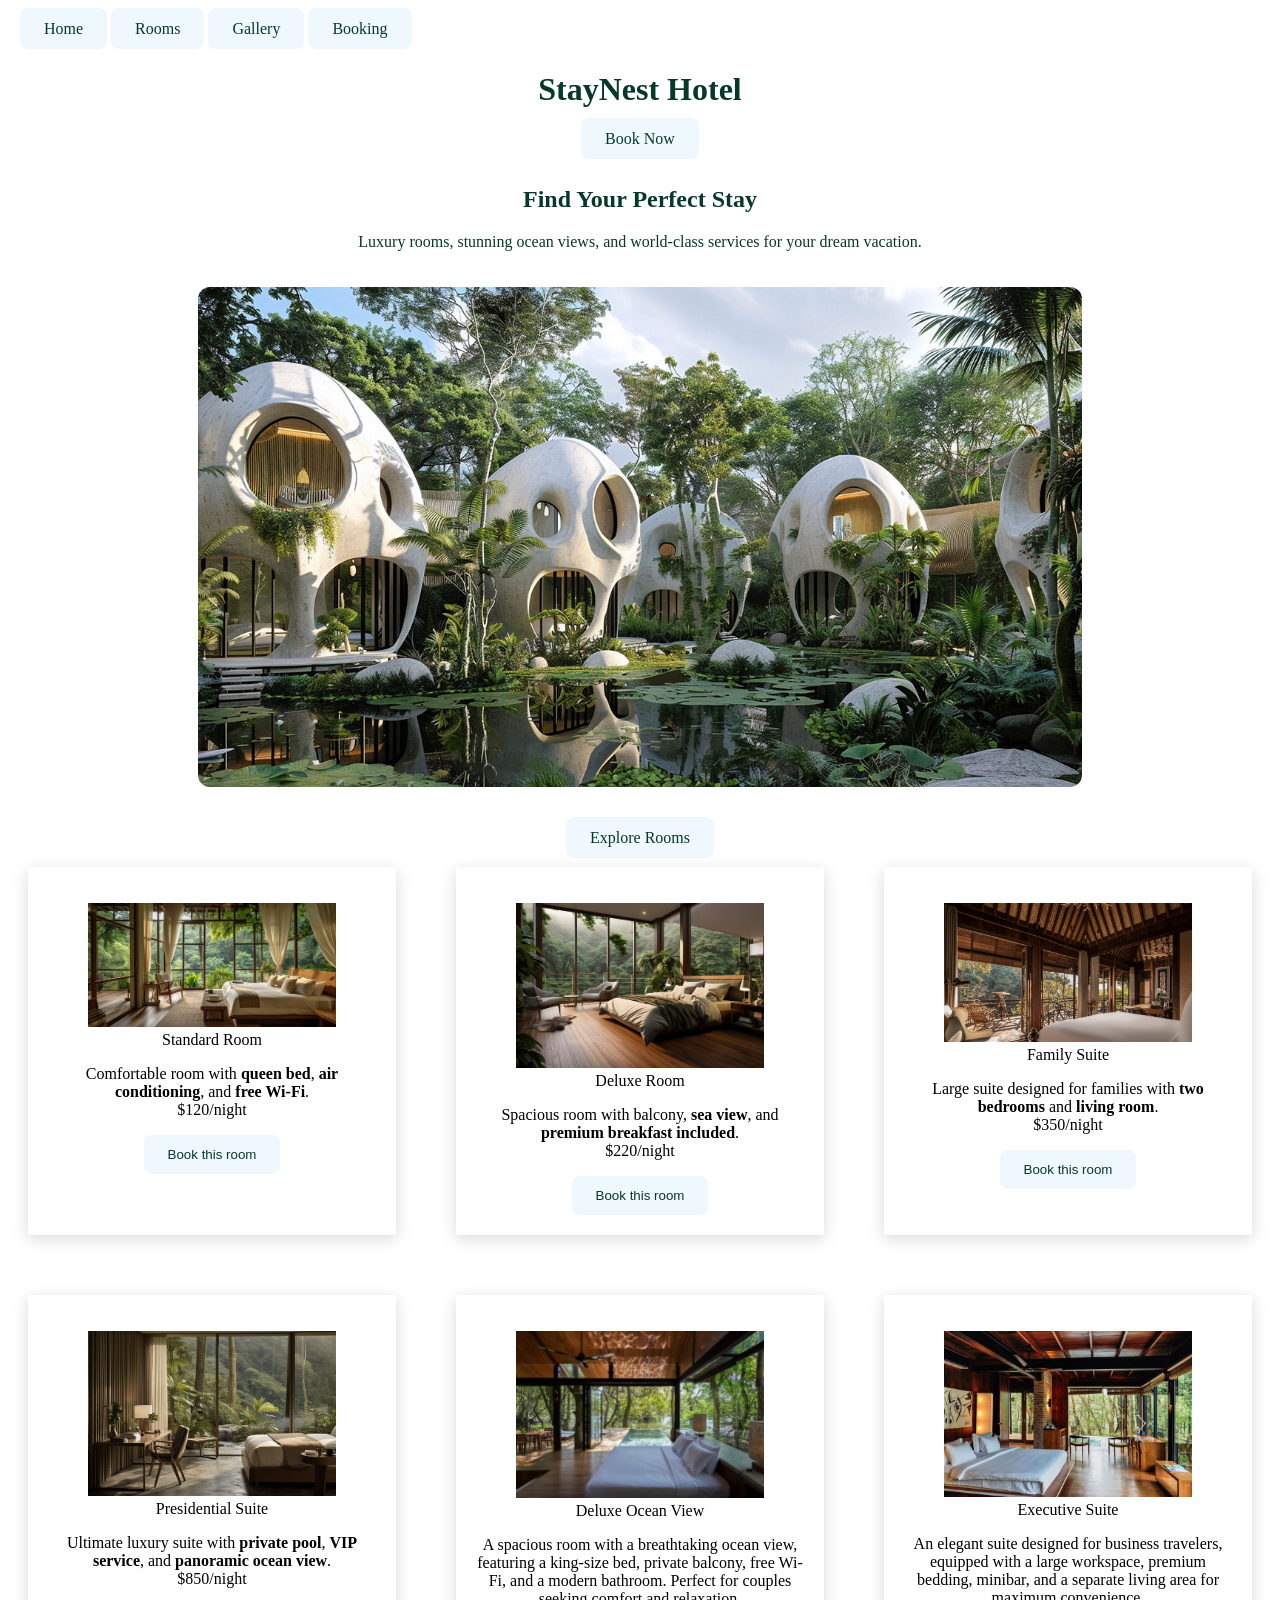
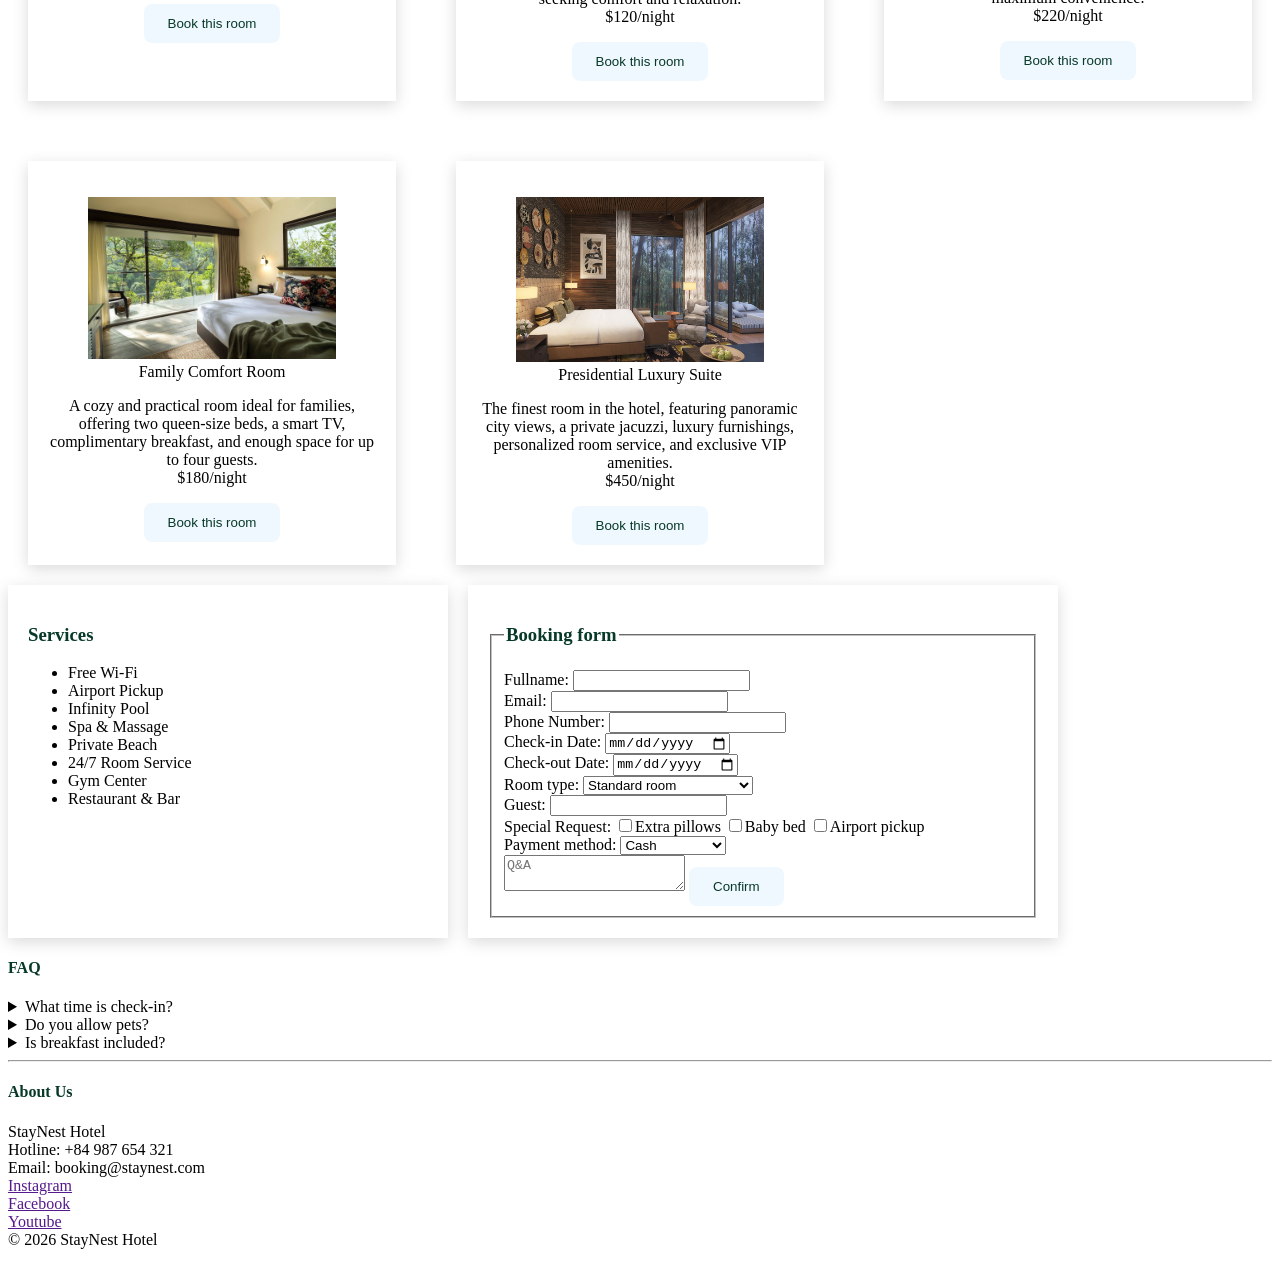
<file: index.html>
<!DOCTYPE html>
<html lang="en">

<head>
    <meta charset="UTF-8">
    <meta name="viewport" content="width=device-width, initial-scale=1.0">
    <title>StayNest Hotel Booking</title>
    <link rel="stylesheet" href="style.css">
</head>

<body>
    <!-- Navbar -->
    <nav>
        <a href="./index.html" class="btn">Home</a>
        <a href="./Rooms/Rooms.html" class="btn">Rooms</a>
        <a href="./Gallery/Gallery.html" class="btn">Gallery</a>
        <a href="./Booking form/Booking.html" class="btn">Booking</a>
    </nav>
    <header>
        <h1>StayNest Hotel</h1>
        <a href="./Booking form/Booking.html" class="btn">Book Now</a>
    </header><br>

    <main>
        <!-- Hero section -->
        <section class="hero">
            <h2>Find Your Perfect Stay</h2>
            <p>
                Luxury rooms, stunning ocean views, and world-class services for your dream vacation.
            </p>
            <figure>
                <img src="./img/Hinh-chinh.jpg" alt="hotel-main">
            </figure><br>
            <a href="./Rooms/Rooms.html" class="btn">Explore Rooms</a>
        </section>

        <!-- Featured Rooms section -->
        <section class="featured-container">
            <!-- Room 1 -->
            <article class="featured-card">
                <figure>
                    <img src="./Rooms/img/Standard-room.jpg" alt="Standard Room">
                    <figcaption>Standard Room</figcaption>
                </figure>
                <p>
                    Comfortable room with <b>queen bed</b>, <b>air conditioning</b>, and <b>free Wi-Fi</b>. <br>
                    $120/night
                </p>
                <button class="btn">Book this room</button>
            </article>

            <!-- Room 2 -->
            <article class="featured-card">
                <figure>
                    <img src="./Rooms/img/Deluxe-room.jpg" alt="Deluxe Room">
                    <figcaption>Deluxe Room</figcaption>
                </figure>
                <p>
                    Spacious room with balcony, <b>sea view</b>, and <b>premium breakfast included</b>. <br>
                    $220/night
                </p>
                <button class="btn">Book this room</button>
            </article>

            <!-- Room 3 -->
            <article class="featured-card">
                <figure>
                    <img src="./Rooms/img/family-suite-room.jpg" alt="Family Suite">
                    <figcaption>Family Suite</figcaption>
                </figure>
                <p>
                    Large suite designed for families with <b>two bedrooms</b> and <b>living room</b>. <br>
                    $350/night
                </p>
                <button class="btn">Book this room</button>
            </article>
            <!-- Room 4 -->
            <article class="featured-card">
                <figure>
                    <img src="./Rooms/img/presidential-suite-room.jpg" alt="Presidential Suite">
                    <figcaption>Presidential Suite</figcaption>
                </figure>
                <p>
                    Ultimate luxury suite with <b>private pool</b>, <b>VIP service</b>, and <b>panoramic ocean
                        view</b>. <br>
                    $850/night
                </p>
                <button class="btn">Book this room</button>
            </article>
            <!-- Room 5 -->
            <article class="featured-card">
                <figure>
                    <img src="./Rooms/img/Deluxe-Ocean-View.jpg" alt="Deluxe Ocean View">
                    <figcaption>Deluxe Ocean View</figcaption>
                </figure>
                <p>
                    A spacious room with a breathtaking ocean view, featuring a king-size bed, private balcony, free
                    Wi-Fi, and a modern bathroom. Perfect for couples seeking comfort and relaxation. <br>
                    $120/night
                </p>
                <button class="btn">Book this room</button>
            </article>
            <!-- Room 6 -->
            <article class="featured-card">
                <figure>
                    <img src="./Rooms/img/Executive-Suite.jpg" alt="Executive Suite">
                    <figcaption>Executive Suite</figcaption>
                </figure>
                <p>
                    An elegant suite designed for business travelers, equipped with a large workspace, premium bedding,
                    minibar, and a separate living area for maximum convenience. <br>
                    $220/night
                </p>
                <button class="btn">Book this room</button>
            </article>
            <!-- Room 7 -->
            <article class="featured-card">
                <figure>
                    <img src="./Rooms/img/Family-Comfort-Room.jpg" alt="Family Comfort Room">
                    <figcaption>Family Comfort Room</figcaption>
                </figure>
                <p>
                    A cozy and practical room ideal for families, offering two queen-size beds, a smart TV,
                    complimentary breakfast, and enough space for up to four guests. <br>
                    $180/night
                </p>
                <button class="btn">Book this room</button>
            </article>
            <!-- Room 8 -->
            <article class="featured-card">
                <figure>
                    <img src="./Rooms/img/Presidential-Luxury-Suite.jpg" alt="Presidential Luxury Suite">
                    <figcaption>Presidential Luxury Suite</figcaption>
                </figure>
                <p>
                    The finest room in the hotel, featuring panoramic city views, a private jacuzzi, luxury furnishings,
                    personalized room service, and exclusive VIP amenities. <br>
                    $450/night
                </p>
                <button class="btn">Book this room</button>
            </article>
        </section>

        <!-- Information -->
        <section class="information-container">
            <!-- Services -->
            <article class="services-card">
                <h3>Services</h3>
                <ul>
                    <li>Free Wi-Fi</li>
                    <li>Airport Pickup</li>
                    <li>Infinity Pool</li>
                    <li>Spa & Massage</li>
                    <li>Private Beach</li>
                    <li>24/7 Room Service</li>
                    <li>Gym Center</li>
                    <li>Restaurant & Bar</li>
                </ul>
            </article>

            <!-- Booking form -->
            <article class="booking-card">
                <fieldset>
                    <legend>
                        <h3>Booking form</h3>
                    </legend>
                    <form>
                        <label>
                            Fullname:
                            <input type="text" name="Fullname"><br>
                            Email:
                            <input type="email" name="email"><br>
                            Phone Number:
                            <input type="text" name="phonenumber"><br>
                            Check-in Date:
                            <input type="date" name="checkin"><br>
                            Check-out Date:
                            <input type="date" name="checkout"><br>
                            Room type:
                            <select name="roomtype">
                                <option>Standard room</option>
                                <option>Deluxe room</option>
                                <option>Family suite room</option>
                                <option>Presidential suite room</option>
                                <option>Deluxe Ocean View</option>
                                <option>Executive Suite</option>
                                <option>Family Comfort Room</option>
                                <option>Presidential Luxury Suite</option>
                            </select><br>
                            Guest:
                            <input type="number" name="guest"><br>
                            Special Request:
                            <input type="checkbox" name="special">Extra pillows
                            <input type="checkbox" name="special">Baby bed
                            <input type="checkbox" name="special">Airport pickup <br>
                            Payment method:
                            <select name="payment">
                                <option>Cash</option>
                                <option>Credit Card</option>
                                <option>Paypal</option>
                                <option>Bank Transfer</option>
                            </select><br>
                            <textarea name="note" placeholder="Q&A"></textarea>
                            <button class="btn">Confirm</button>
                        </label>
                    </form>
                </fieldset>
            </article>
        </section>

        <!-- FAQ Section -->
        <section class="faq">
            <h4>FAQ</h4>
            <!-- Q1 -->
            <details>
                <summary>What time is check-in?</summary>
                <p>Check-in starts at 2:00 PM.</p>
            </details>
            <!-- Q2 -->
            <details>
                <summary>Do you allow pets?</summary>
                <p>Yes, small pets are allowed with extra charge.</p>
            </details>
            <!-- Q3 -->
            <details>
                <summary>Is breakfast included?</summary>
                <p>Breakfast is included for Deluxe and higher room types.</p>
            </details>
        </section>
    </main>
    <hr>

    <footer>
        <h4>About Us</h4>
        <p>
            StayNest Hotel <br>
            Hotline: +84 987 654 321 <br>
            Email: booking@staynest.com <br>
            <a href="">Instagram</a><br>
            <a href="">Facebook</a><br>
            <a href="">Youtube</a><br>
            © 2026 StayNest Hotel
        </p>
    </footer>
    <script src="./script.js"></script>
</body>

</html>
</file>
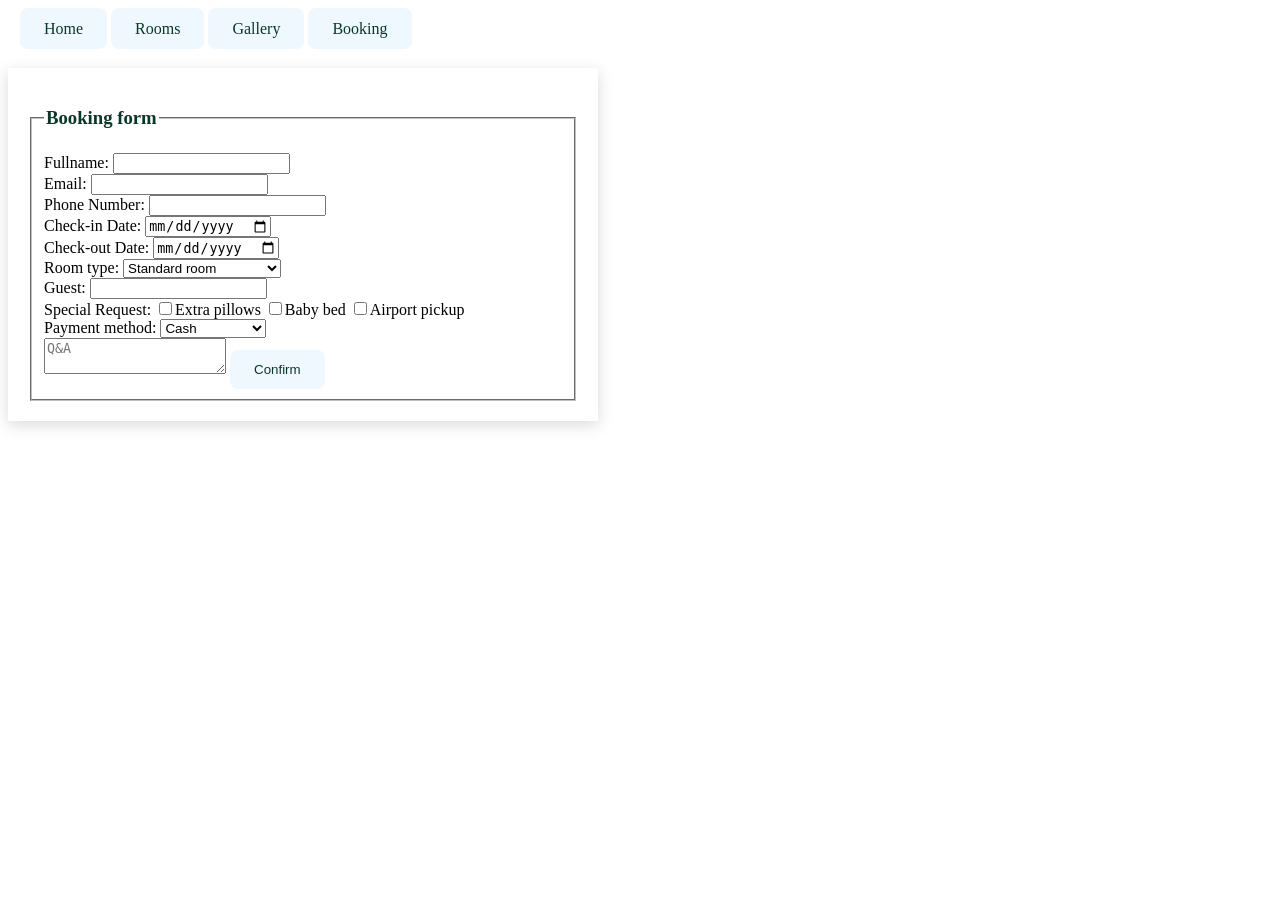
<file: Booking form/Booking.html>
<!DOCTYPE html>
<html lang="en">

<head>
    <meta charset="UTF-8">
    <meta name="viewport" content="width=device-width, initial-scale=1.0">
    <title>Booking</title>
    <link rel="stylesheet" href="../style.css">
</head>

<body>
    <!-- Navbar -->
    <nav>
        <a href="../index.html" class="btn">Home</a>
        <a href="../Rooms/Rooms.html" class="btn">Rooms</a>
        <a href="../Gallery/Gallery.html" class="btn">Gallery</a>
        <a href="./Booking.html" class="btn">Booking</a>
    </nav><br>

    <!-- Booking form -->
    <article class="booking-card">
        <fieldset>
            <legend>
                <h3>Booking form</h3>
            </legend>
            <form>
                <label>
                    Fullname:
                    <input type="text" name="Fullname"><br>
                    Email:
                    <input type="email" name="email"><br>
                    Phone Number:
                    <input type="text" name="phonenumber"><br>
                    Check-in Date:
                    <input type="date" name="checkin"><br>
                    Check-out Date:
                    <input type="date" name="checkout"><br>
                    Room type:
                    <select name="roomtype">
                        <option>Standard room</option>
                        <option>Deluxe room</option>
                        <option>Family suite room</option>
                        <option>Presidential suite room</option>
                    </select><br>
                    Guest:
                    <input type="number" name="guest"><br>
                    Special Request:
                    <input type="checkbox" name="special">Extra pillows
                    <input type="checkbox" name="special">Baby bed
                    <input type="checkbox" name="special">Airport pickup <br>
                    Payment method:
                    <select name="payment">
                        <option>Cash</option>
                        <option>Credit Card</option>
                        <option>Paypal</option>
                        <option>Bank Transfer</option>
                    </select><br>
                    <textarea name="note" placeholder="Q&A"></textarea>
                    <button class="btn">Confirm</button>
                </label>
            </form>
        </fieldset>
    </article>
</body>

</html>
</file>
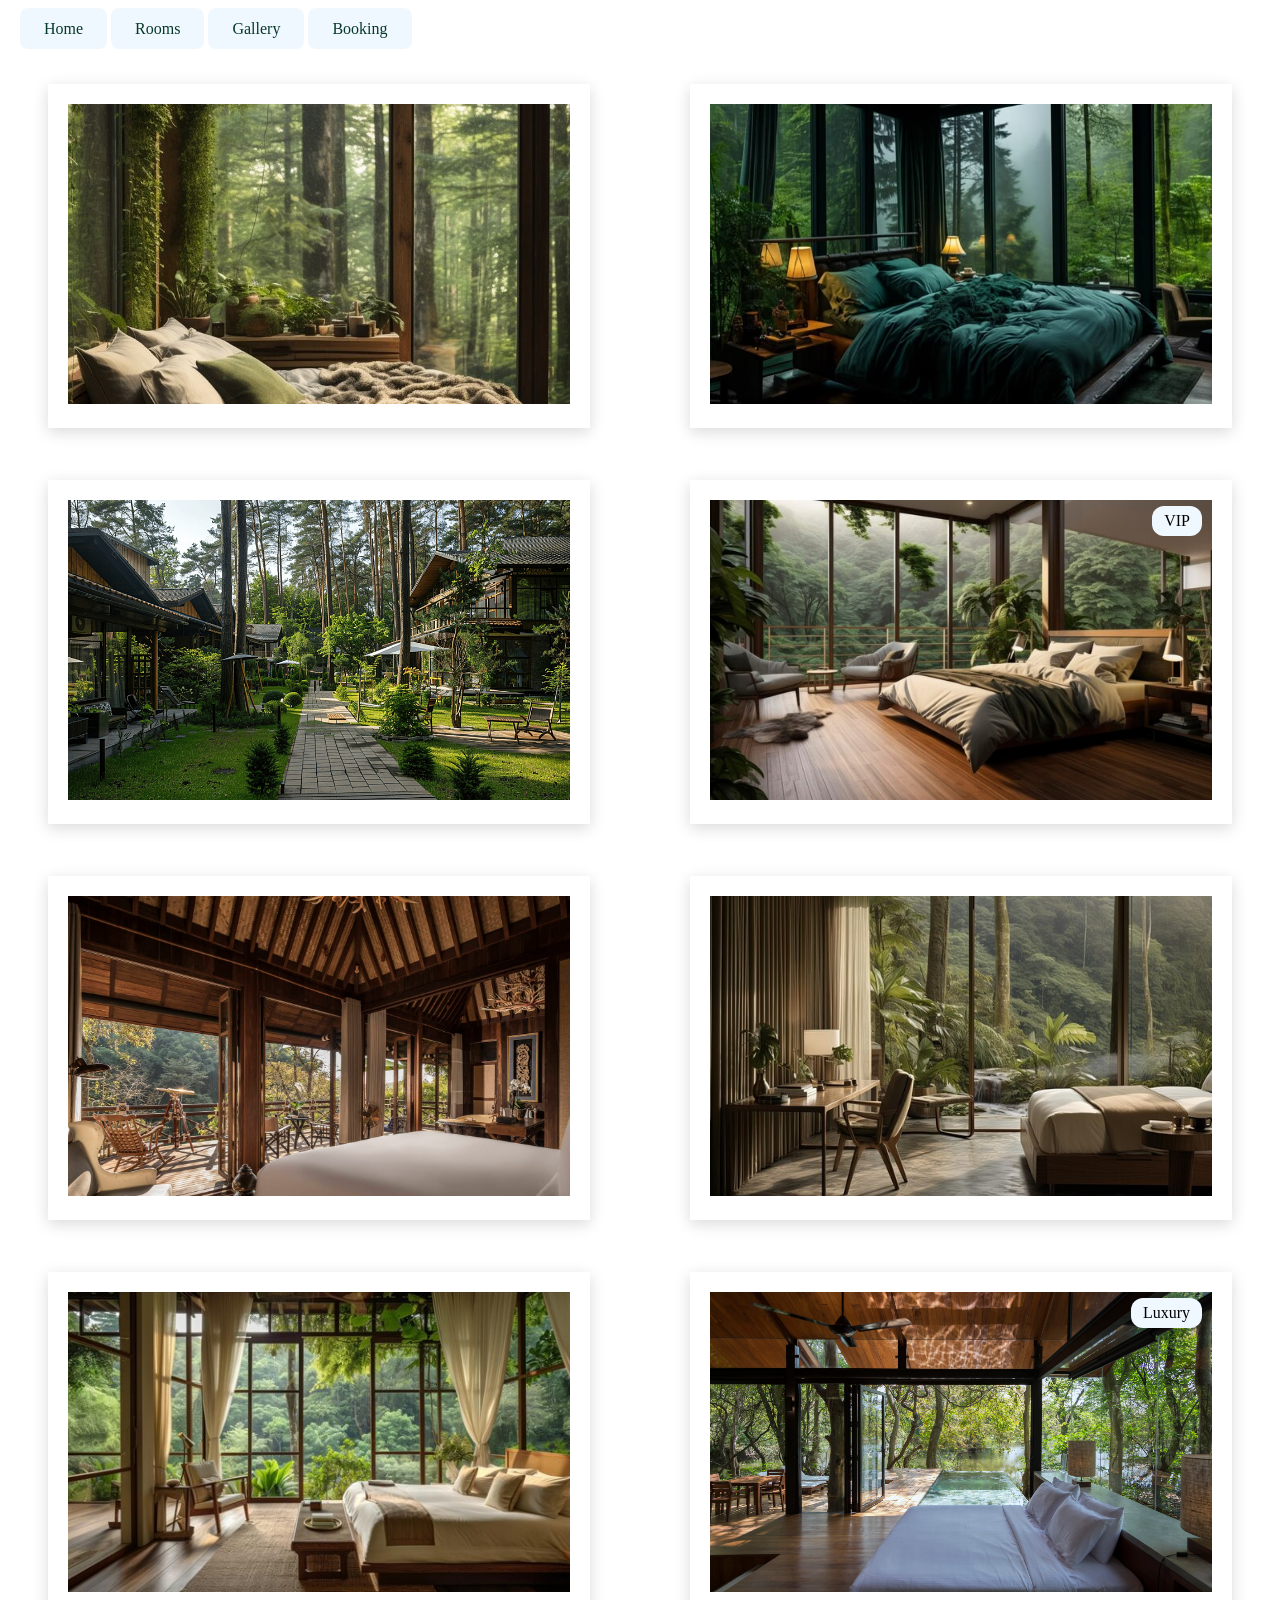
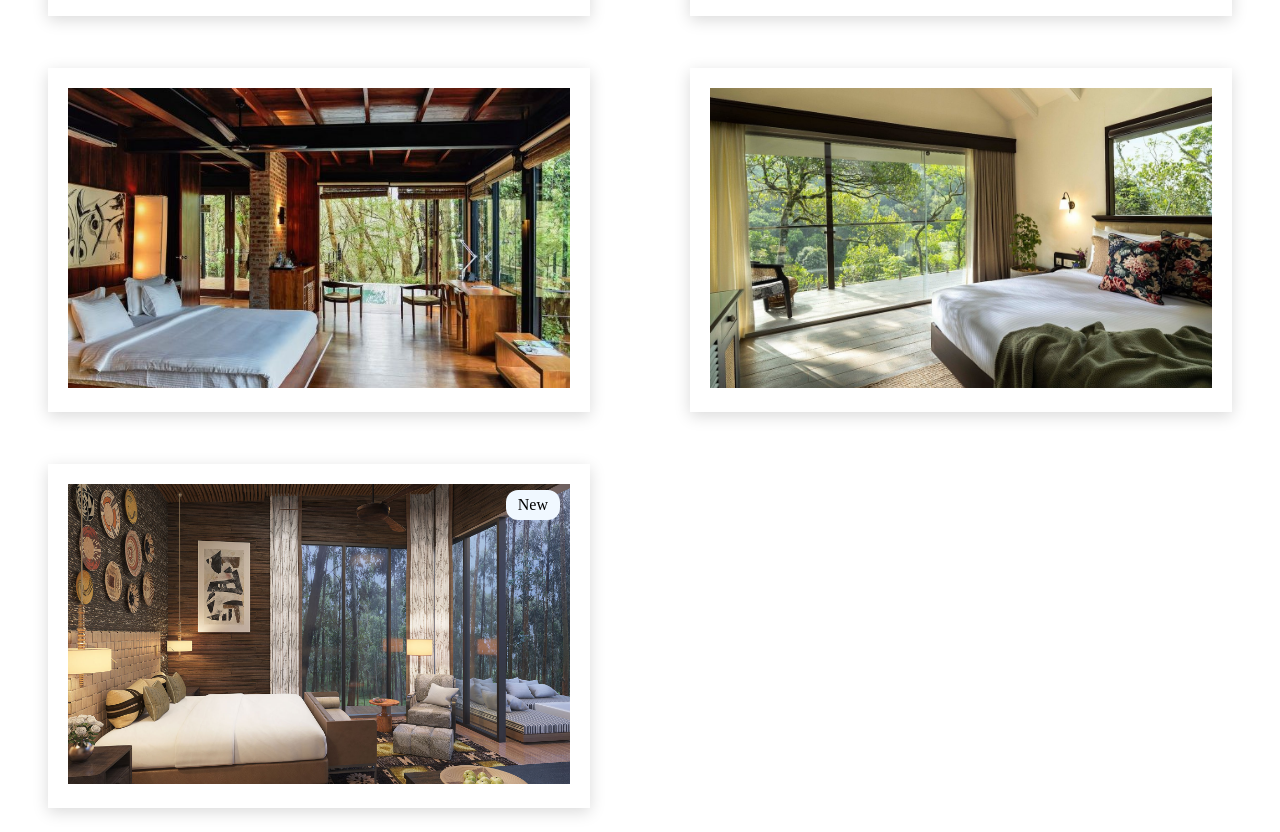
<file: Gallery/Gallery.html>
<!DOCTYPE html>
<html lang="en">

<head>
    <meta charset="UTF-8">
    <meta name="viewport" content="width=device-width, initial-scale=1.0">
    <title>Gallery</title>
    <link rel="stylesheet" href="../style.css">
</head>

<body>
    <!-- Navbar -->
    <nav>
        <a href="../index.html" class="btn">Home</a>
        <a href="../Rooms/Rooms.html" class="btn">Rooms</a>
        <a href="./Gallery.html" class="btn">Gallery</a>
        <a href="../Booking form/Booking.html" class="btn">Booking</a>
    </nav><br>

    <!-- List img -->
    <section class="gallery-container">
        <figure class="gallery-card">
            <img src="./img/Gallery01.jpg" alt="">
        </figure>
        <figure class="gallery-card">
            <img src="./img/Gallery02.jpg" alt="">
        </figure>
        <figure class="gallery-card">
            <img src="./img/Gallery03.jpg" alt="">
        </figure>
        <figure class="gallery-card">
            <p class="badge">VIP</p>
            <img src="./img/Deluxe-room.jpg" alt="">
        </figure>
        <figure class="gallery-card">
            <img src="./img/family-suite-room.jpg" alt="">
        </figure>
        <figure class="gallery-card">
            <img src="./img/presidential-suite-room.jpg" alt="">
        </figure>
        <figure class="gallery-card">
            <img src="./img/Standard-room.jpg" alt="">
        </figure>
        <figure class="gallery-card">
            <p class="badge">Luxury</p>
            <img src="./img/Deluxe-Ocean-View.jpg" alt="">
        </figure>
        <figure class="gallery-card">
            <img src="./img/Executive-Suite.jpg" alt="">
        </figure>
        <figure class="gallery-card">
            <img src="./img/Family-Comfort-Room.jpg" alt="">
        </figure>
        <figure class="gallery-card">
            <p class="badge">New</p>
            <img src="./img/Presidential-Luxury-Suite.jpg" alt="">
        </figure>
    </section>
</body>

</html>
</file>
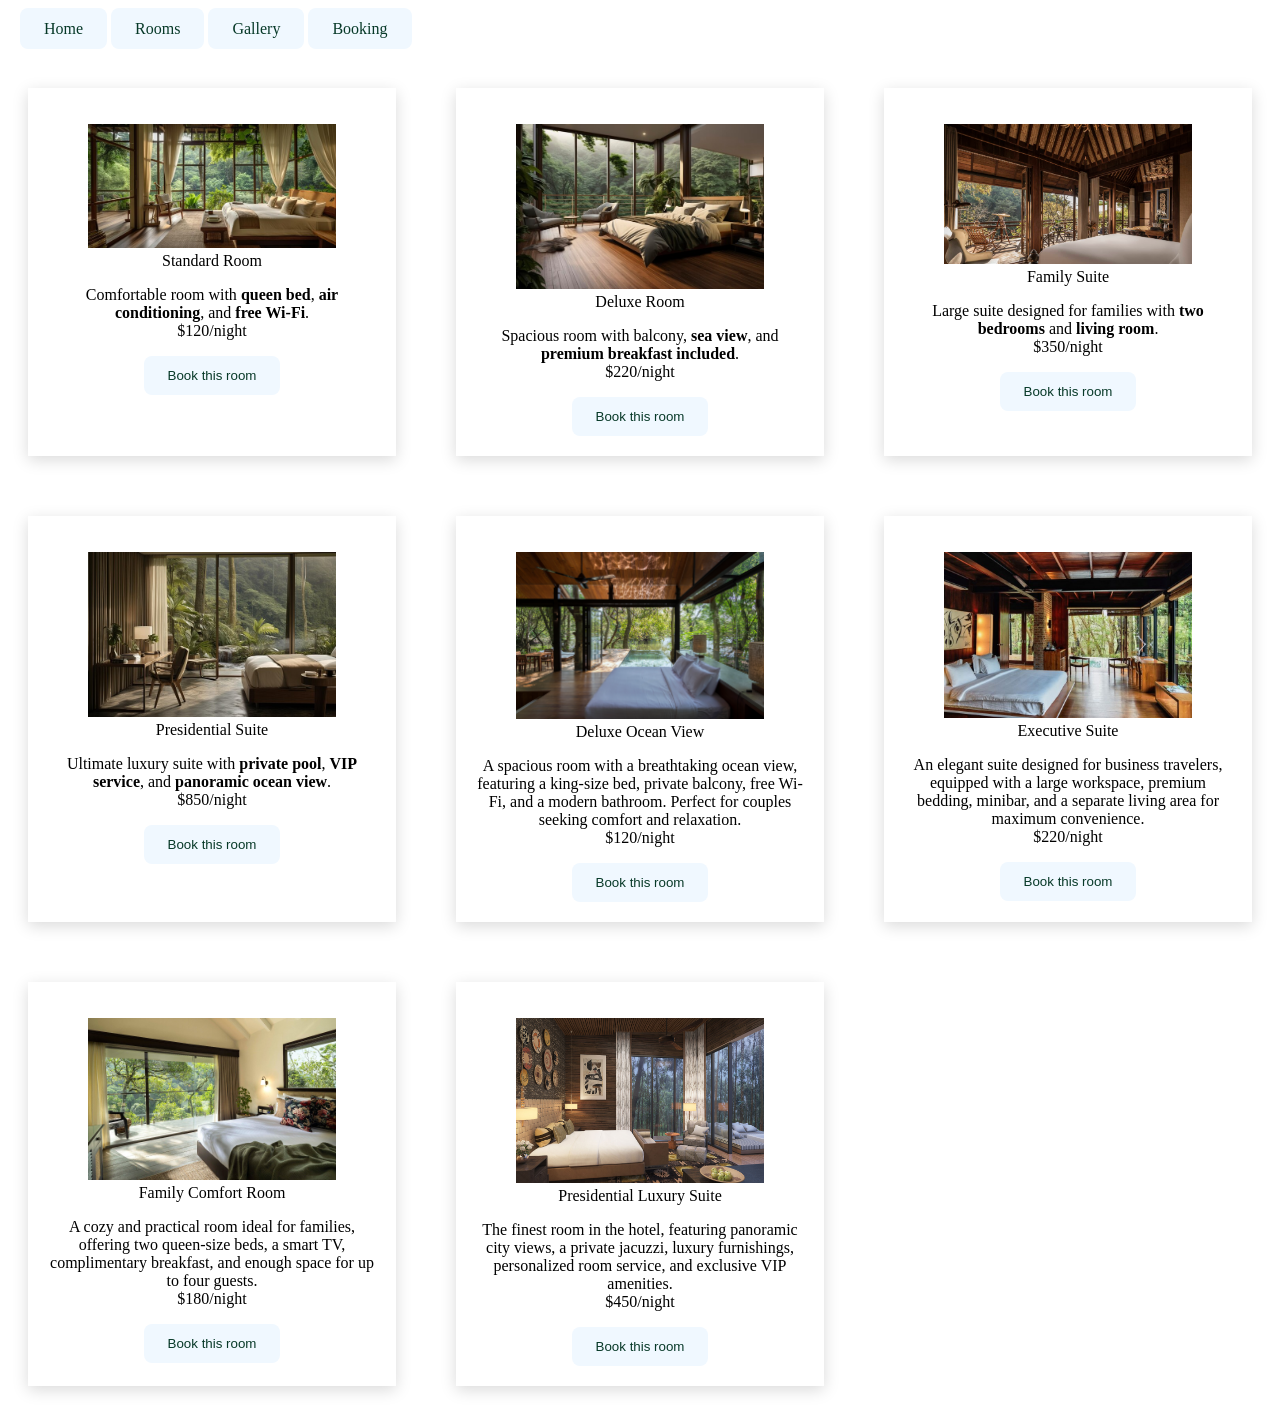
<file: Rooms/Rooms.html>
<!DOCTYPE html>
<html lang="en">

<head>
    <meta charset="UTF-8">
    <meta name="viewport" content="width=device-width, initial-scale=1.0">
    <title>Rooms</title>
    <link rel="stylesheet" href="../style.css">
</head>

<body>
    <!-- Navbar -->
    <nav>
        <a href="../index.html" class="btn">Home</a>
        <a href="./Rooms.html" class="btn">Rooms</a>
        <a href="../Gallery/Gallery.html" class="btn">Gallery</a>
        <a href="../Booking form/Booking.html" class="btn">Booking</a>
    </nav><br>

    <!-- Featured Rooms section -->
    <section class="featured-container">
        <!-- Room 1 -->
        <article class="featured-card">
            <figure>
                <img src="../Rooms/img/Standard-room.jpg" alt="Standard Room">
                <figcaption>Standard Room</figcaption>
            </figure>
            <p>
                Comfortable room with <b>queen bed</b>, <b>air conditioning</b>, and <b>free Wi-Fi</b>. <br>
                $120/night
            </p>
            <button class="btn">Book this room</button>
        </article>

        <!-- Room 2 -->
        <article class="featured-card">
            <figure>
                <img src="../Rooms/img/Deluxe-room.jpg" alt="Deluxe Room">
                <figcaption>Deluxe Room</figcaption>
            </figure>
            <p>
                Spacious room with balcony, <b>sea view</b>, and <b>premium breakfast included</b>. <br>
                $220/night
            </p>
            <button class="btn">Book this room</button>
        </article>

        <!-- Room 3 -->
        <article class="featured-card">
            <figure>
                <img src="../Rooms/img/family-suite-room.jpg" alt="Family Suite">
                <figcaption>Family Suite</figcaption>
            </figure>
            <p>
                Large suite designed for families with <b>two bedrooms</b> and <b>living room</b>. <br>
                $350/night
            </p>
            <button class="btn">Book this room</button>
        </article>
        <!-- Room 4 -->
        <article class="featured-card">
            <figure>
                <img src="../Rooms/img/presidential-suite-room.jpg" alt="Presidential Suite">
                <figcaption>Presidential Suite</figcaption>
            </figure>
            <p>
                Ultimate luxury suite with <b>private pool</b>, <b>VIP service</b>, and <b>panoramic ocean
                    view</b>. <br>
                $850/night
            </p>
            <button class="btn">Book this room</button>
        </article>
        <!-- Room 5 -->
        <article class="featured-card">
            <figure>
                <img src="../Rooms/img/Deluxe-Ocean-View.jpg" alt="Deluxe Ocean View">
                <figcaption>Deluxe Ocean View</figcaption>
            </figure>
            <p>
                A spacious room with a breathtaking ocean view, featuring a king-size bed, private balcony, free
                Wi-Fi, and a modern bathroom. Perfect for couples seeking comfort and relaxation. <br>
                $120/night
            </p>
            <button class="btn">Book this room</button>
        </article>
        <!-- Room 6 -->
        <article class="featured-card">
            <figure>
                <img src="../Rooms/img/Executive-Suite.jpg" alt="Executive Suite">
                <figcaption>Executive Suite</figcaption>
            </figure>
            <p>
                An elegant suite designed for business travelers, equipped with a large workspace, premium bedding,
                minibar, and a separate living area for maximum convenience. <br>
                $220/night
            </p>
            <button class="btn">Book this room</button>
        </article>
        <!-- Room 7 -->
        <article class="featured-card">
            <figure>
                <img src="../Rooms/img/Family-Comfort-Room.jpg" alt="Family Comfort Room">
                <figcaption>Family Comfort Room</figcaption>
            </figure>
            <p>
                A cozy and practical room ideal for families, offering two queen-size beds, a smart TV,
                complimentary breakfast, and enough space for up to four guests. <br>
                $180/night
            </p>
            <button class="btn">Book this room</button>
        </article>
        <!-- Room 8 -->
        <article class="featured-card">
            <figure>
                <img src="../Rooms/img/Presidential-Luxury-Suite.jpg" alt="Presidential Luxury Suite">
                <figcaption>Presidential Luxury Suite</figcaption>
            </figure>
            <p>
                The finest room in the hotel, featuring panoramic city views, a private jacuzzi, luxury furnishings,
                personalized room service, and exclusive VIP amenities. <br>
                $450/night
            </p>
            <button class="btn">Book this room</button>
        </article>
    </section>
</body>

</html>
</file>
<file: style.css>
h1,
h2,
h3,
h4 {
    color: rgb(7, 57, 40);

}

nav {
    position: sticky;
    top: 0;
    padding: 12px;
}

header {
    text-align: center;
}

.btn {
    color: rgb(7, 57, 40);
    background-color: aliceblue;
    padding: 12px 24px;
    border: none;
    border-radius: 8px;
    cursor: pointer;
    transition: 0.3s;
    text-decoration: none;
}

.btn:hover {
    transform: scale(1.05);
    background-color: rgb(208, 245, 233);
}

.hero {
    color: rgb(7, 57, 40);
    text-align: center;
}

.hero figure {
    margin: 0;
}

.hero img {
    width: 70%;
    height: 500px;
    object-fit: cover;
    border-radius: 12px;
    margin: 20px;
}

/* Điều chỉnh các card */
.featured-container {
    display: grid;
    grid-template-columns: repeat(auto-fit, minmax(350px, 1fr));
    gap: 20px;
}

/* Điều chỉnh các elment trong card */
.featured-card {
    margin: 20px;
    padding: 20px;
    text-align: center;
    box-shadow: 0px 4px 15px rgba(0, 0, 0, .15);
    transition: 0.8s;
}

/* Hiệu ứng rê chuột */
.featured-card:hover {
    transform: translateY(-15px);
    background-color: rgb(220, 251, 241);
}

/* Chỉnh img fit với card */
.featured-card img {
    width: 100%;
    object-fit: cover;
}

.information-container {
    display: flex;
    flex-wrap: wrap;
    gap: 20px;
}

.booking-card {
    width: 550px;
    padding: 20px;
    text-align: left;
    box-shadow: 0px 4px 15px rgba(0, 0, 0, .15);
}

.services-card {
    width: 400px;
    padding: 20px;
    text-align: left;
    box-shadow: 0px 4px 15px rgba(0, 0, 0, .15);
}

.gallery-container {
    display: grid;
    grid-template-columns: repeat(auto-fit, minmax(450px, 1fr));
    gap: 20px;
}

.gallery-card {
    padding: 20px;
    box-shadow: 0px 4px 15px rgba(0, 0, 0, .15);
    position: relative;
}

.gallery-card img {
    width: 100%;
    height: 300px;
    object-fit: cover;
}

.badge {
    background-color: aliceblue;
    border-radius: 12px;
    position: absolute;
    top: 10px;
    right: 30px;
    padding: 6px 12px;
}
</file>
